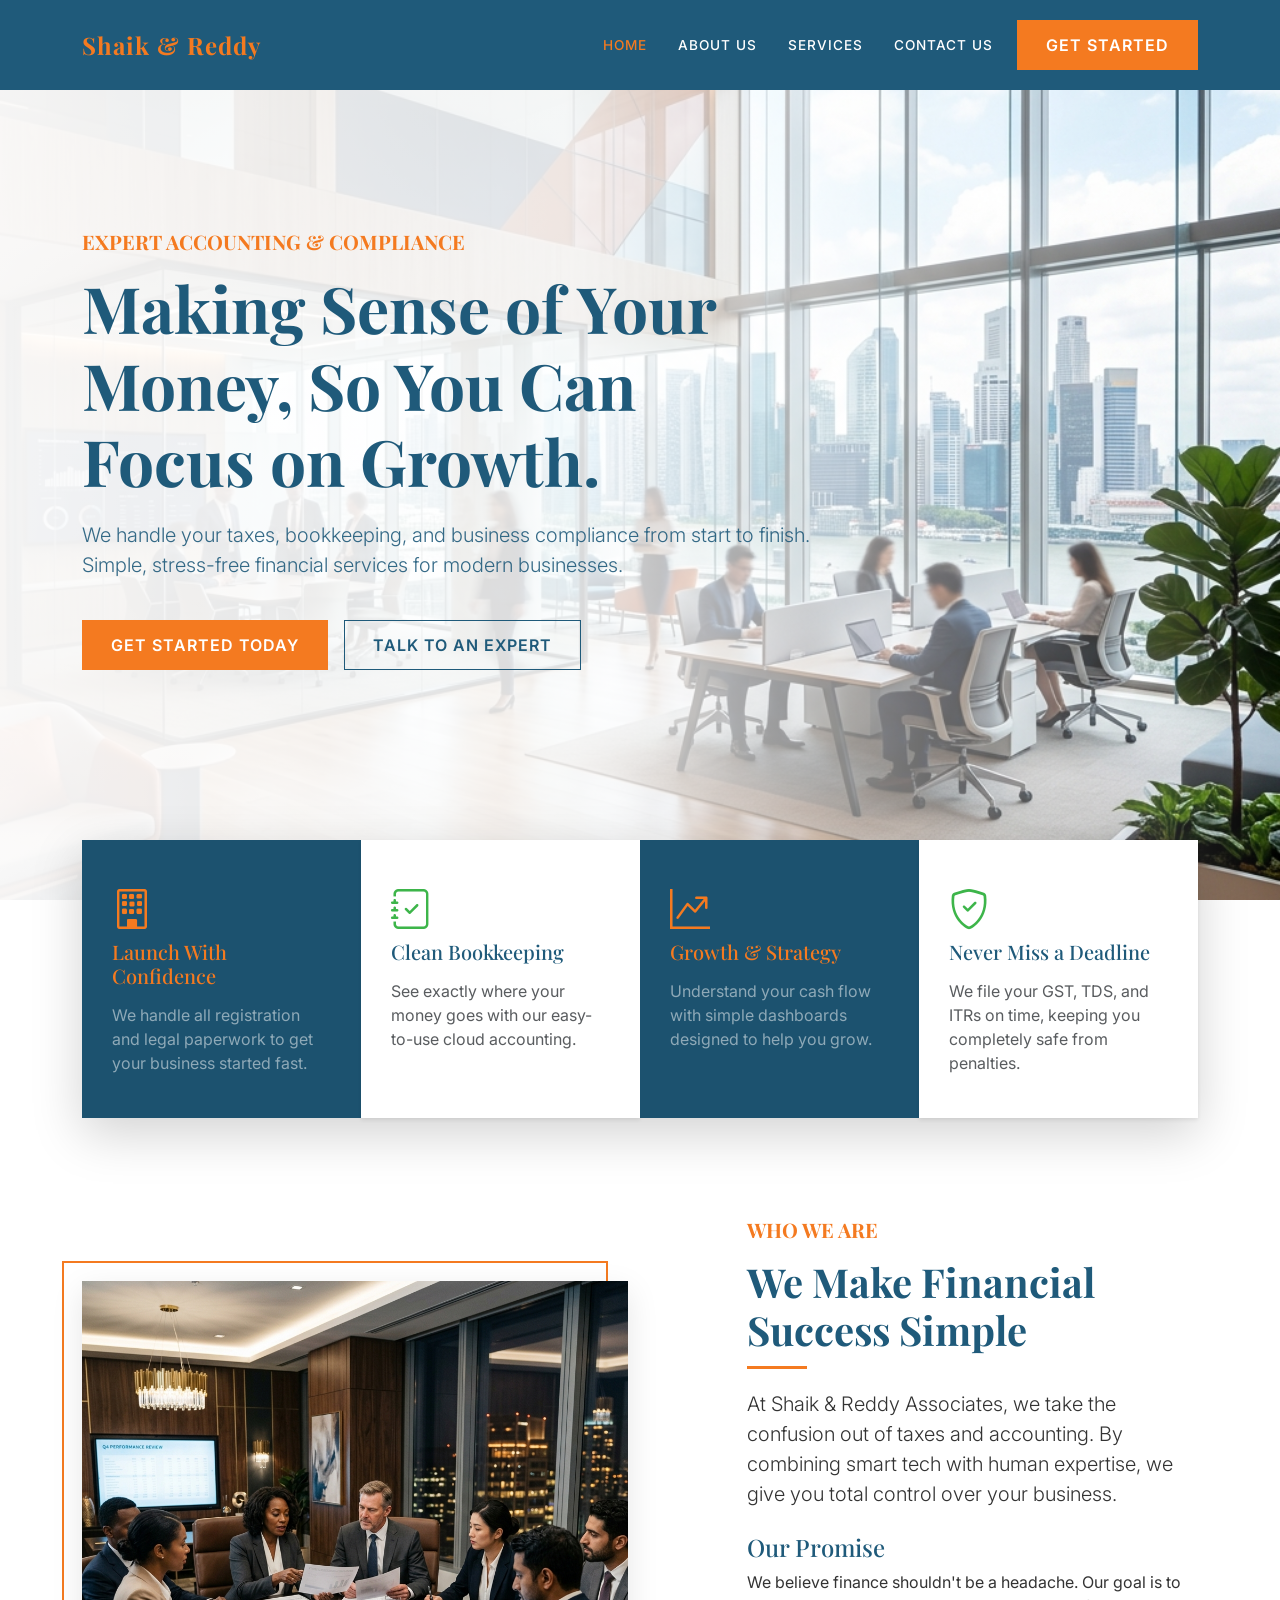
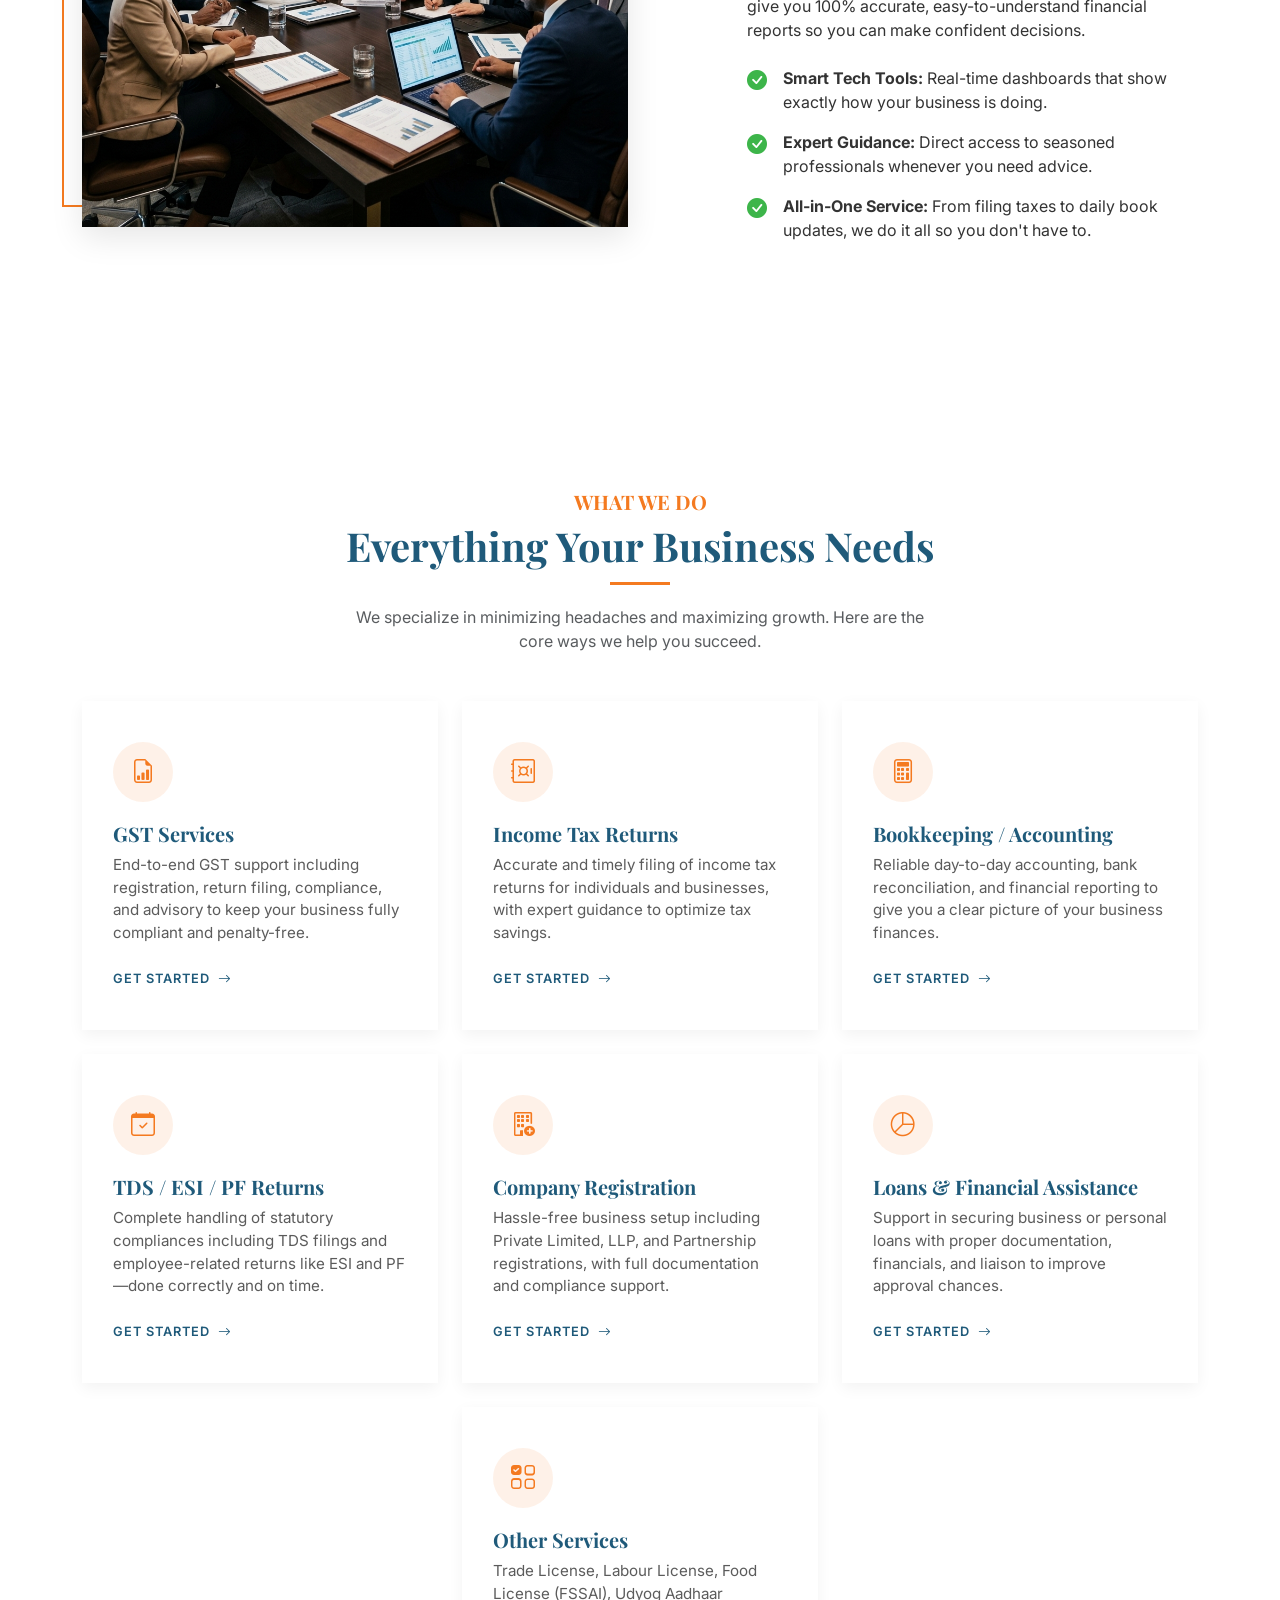
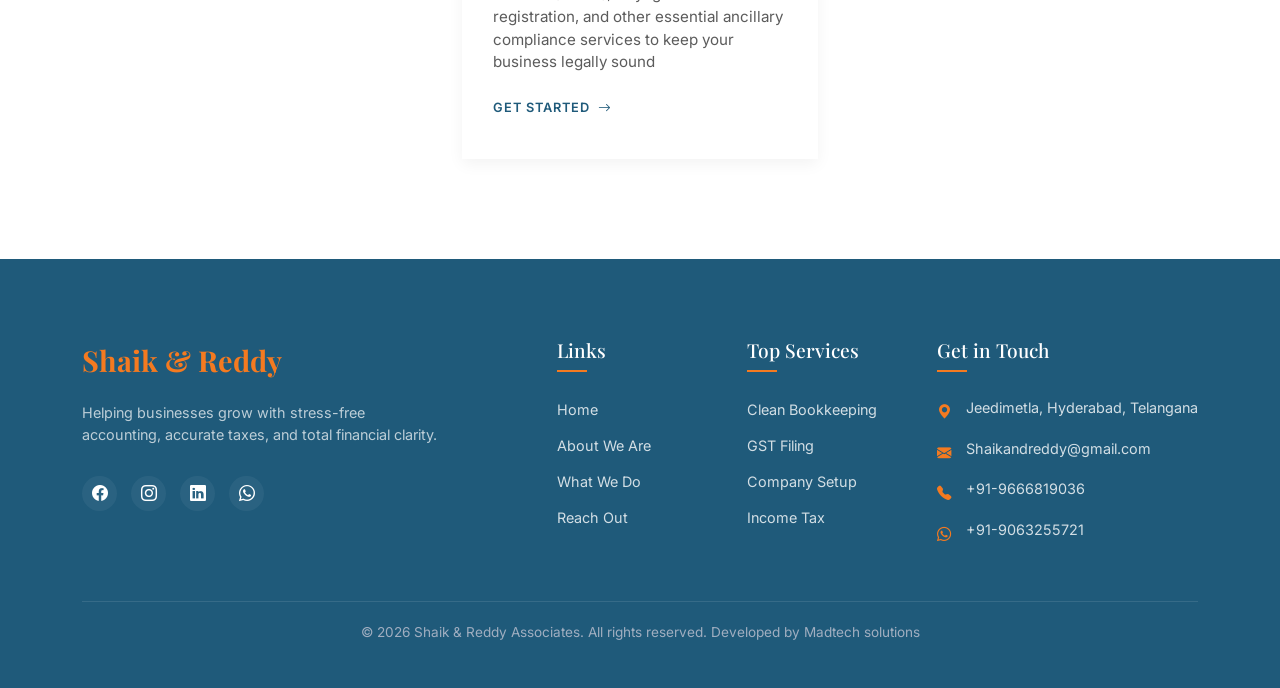
<file: index.html>
<!DOCTYPE html>
<html lang="en">
<head>
    <meta charset="UTF-8">
    <meta name="viewport" content="width=device-width, initial-scale=1.0">
    <title>Shaik & Reddy Associates | Accounting, Taxation & Compliance</title>
    <meta name="description" content="End-to-End Accounting & Compliance Solutions. We redefine how businesses handle accounting, taxation, and compliance.">
    
    <!-- Google Fonts -->
    <link rel="preconnect" href="https://fonts.googleapis.com">
    <link rel="preconnect" href="https://fonts.gstatic.com" crossorigin>
    <link href="https://fonts.googleapis.com/css2?family=Inter:wght@300;400;500;600;700&family=Playfair+Display:ital,wght@0,400;0,600;0,700;1,400&display=swap" rel="stylesheet">
    
    <!-- Bootstrap CSS -->
    <link href="https://cdn.jsdelivr.net/npm/bootstrap@5.3.2/dist/css/bootstrap.min.css" rel="stylesheet">
    
    <!-- Bootstrap Icons -->
    <link rel="stylesheet" href="https://cdn.jsdelivr.net/npm/bootstrap-icons@1.11.1/font/bootstrap-icons.css">
    
    <!-- AOS Animations -->
    <link href="https://unpkg.com/aos@2.3.1/dist/aos.css" rel="stylesheet">
    
    <!-- Custom CSS -->
    <link rel="stylesheet" href="css/styles.css">
</head>
<body>

    <!-- Navbar -->
    <nav class="navbar navbar-expand-lg navbar-dark navbar-custom fixed-top" id="mainNav">
        <div class="container">
            <a class="navbar-brand" href="index.html">Shaik & Reddy</a>
            <button class="navbar-toggler" type="button" data-bs-toggle="collapse" data-bs-target="#navbarResponsive" aria-controls="navbarResponsive" aria-expanded="false" aria-label="Toggle navigation">
                <span class="navbar-toggler-icon"></span>
            </button>
            <div class="collapse navbar-collapse" id="navbarResponsive">
                <ul class="navbar-nav ms-auto py-4 py-lg-0">
                    <li class="nav-item"><a class="nav-link active" href="index.html">Home</a></li>
                    <li class="nav-item"><a class="nav-link" href="#about">About Us</a></li>
                    <li class="nav-item"><a class="nav-link" href="#services">Services</a></li>
                    <li class="nav-item"><a class="nav-link" href="contact.html">Contact Us</a></li>
                </ul>
                <div class="ms-lg-3 d-none d-lg-block">
                    <a href="contact.html" class="btn btn-accent">Get Started</a>
                </div>
            </div>
        </div>
    </nav>

    <!-- Hero Section -->
    <header class="hero-section">
        <div class="container hero-content text-lg-start text-center">
            <div class="row align-items-center">
                <div class="col-lg-8" data-aos="fade-up" data-aos-duration="1000">
                    <h5 class="text-accent fw-bold tracking-widest text-uppercase mb-3">Expert Accounting & Compliance</h5>
                    <h1 class="hero-title">Making Sense of Your Money, So You Can Focus on Growth.</h1>
                    <p class="hero-subtitle">We handle your taxes, bookkeeping, and business compliance from start to finish. Simple, stress-free financial services for modern businesses.</p>
                    <div class="d-flex flex-column flex-lg-row gap-3 justify-content-center justify-content-lg-start">
                        <a href="contact.html" class="btn btn-accent w-100">Get Started Today</a>
                        <a href="contact.html" class="btn btn-outline-primary w-100">Talk to an Expert</a>
                    </div>
                </div>
            </div>
        </div>
    </header>

    <!-- Value Proposition -->
    <section class="value-prop-section py-0 position-relative" style="margin-top: -60px; z-index: 10;">
        <div class="container">
            <div class="row g-0 shadow-lg">
                <div class="col-lg-3 col-md-6" data-aos="fade-up" data-aos-delay="100">
                    <div class="value-prop-card">
                        <i class="bi bi-building value-icon"></i>
                        <h4 class="value-title brand-font text-accent">Launch With Confidence</h4>
                        <p class="mb-0 text-white-50">We handle all registration and legal paperwork to get your business started fast.</p>
                    </div>
                </div>
                <div class="col-lg-3 col-md-6" data-aos="fade-up" data-aos-delay="200">
                    <div class="value-prop-card bg-white shadow-sm">
                        <i class="bi bi-journal-check value-icon text-green"></i>
                        <h4 class="value-title brand-font text-primary">Clean Bookkeeping</h4>
                        <p class="mb-0 text-muted">See exactly where your money goes with our easy-to-use cloud accounting.</p>
                    </div>
                </div>
                <div class="col-lg-3 col-md-6" data-aos="fade-up" data-aos-delay="300">
                    <div class="value-prop-card">
                        <i class="bi bi-graph-up-arrow value-icon text-accent"></i>
                        <h4 class="value-title brand-font text-accent">Growth & Strategy</h4>
                        <p class="mb-0 text-white-50">Understand your cash flow with simple dashboards designed to help you grow.</p>
                    </div>
                </div>
                <div class="col-lg-3 col-md-6" data-aos="fade-up" data-aos-delay="400">
                    <div class="value-prop-card bg-white shadow-sm">
                        <i class="bi bi-shield-check value-icon text-green"></i>
                        <h4 class="value-title brand-font text-primary">Never Miss a Deadline</h4>
                        <p class="mb-0 text-muted">We file your GST, TDS, and ITRs on time, keeping you completely safe from penalties.</p>
                    </div>
                </div>
            </div>
        </div>
    </section>

    <!-- About Section -->
    <section id="about" class="about-section">
        <div class="container">
            <div class="row align-items-center">
                <div class="col-lg-6 mb-5 mb-lg-0" data-aos="fade-right">
                    <div class="about-image-wrapper">
                        <img src="assets/images/about_image.png" alt="Professional Consulting Meeting" class="img-fluid about-img">
                    </div>
                </div>
                <div class="col-lg-5 offset-lg-1" data-aos="fade-left">
                    <h5 class="text-accent text-uppercase fw-bold mb-3">Who We Are</h5>
                    <h2 class="section-title">We Make Financial Success Simple</h2>
                    <p class="lead mb-4">At Shaik & Reddy Associates, we take the confusion out of taxes and accounting. By combining smart tech with human expertise, we give you total control over your business.</p>
                    
                    <div class="mb-4">
                        <h4 class="brand-font text-primary">Our Promise</h4>
                        <p>We believe finance shouldn't be a headache. Our goal is to give you 100% accurate, easy-to-understand financial reports so you can make confident decisions.</p>
                    </div>
                    
                    <ul class="list-unstyled mb-5">
                        <li class="mb-3 d-flex align-items-start">
                            <i class="bi bi-check-circle-fill text-green fs-5 me-3"></i>
                            <div><strong>Smart Tech Tools:</strong> Real-time dashboards that show exactly how your business is doing.</div>
                        </li>
                        <li class="mb-3 d-flex align-items-start">
                            <i class="bi bi-check-circle-fill text-green fs-5 me-3"></i>
                            <div><strong>Expert Guidance:</strong> Direct access to seasoned professionals whenever you need advice.</div>
                        </li>
                        <li class="d-flex align-items-start">
                            <i class="bi bi-check-circle-fill text-green fs-5 me-3"></i>
                            <div><strong>All-in-One Service:</strong> From filing taxes to daily book updates, we do it all so you don't have to.</div>
                        </li>
                    </ul>
                </div>
            </div>
        </div>
    </section>

    <!-- Services Section -->
    <section id="services" class="services-section">
        <div class="container">
            <div class="text-center mb-5" data-aos="fade-up">
                <h5 class="text-accent text-uppercase fw-bold mb-2">What We Do</h5>
                <h2 class="section-title center">Everything Your Business Needs</h2>
                <p class="text-muted mx-auto" style="max-width: 600px;">We specialize in minimizing headaches and maximizing growth. Here are the core ways we help you succeed.</p>
            </div>
            
            <div class="row g-4 justify-content-center">
                <!-- Service 1 -->
                <div class="col-lg-4 col-md-6" data-aos="fade-up" data-aos-delay="100">
                    <div class="service-card">
                        <div class="service-icon-box">
                            <i class="bi bi-file-earmark-bar-graph"></i>
                        </div>
                        <h3 class="service-card-title">GST Services</h3>
                        <p class="service-card-text">End-to-end GST support including registration, return filing, compliance, and advisory to keep your business fully compliant and penalty-free.</p>
                        <a href="contact.html" class="service-link">Get Started <i class="bi bi-arrow-right ms-1"></i></a>
                    </div>
                </div>
                <!-- Service 2 -->
                <div class="col-lg-4 col-md-6" data-aos="fade-up" data-aos-delay="200">
                    <div class="service-card">
                        <div class="service-icon-box">
                            <i class="bi bi-safe"></i>
                        </div>
                        <h3 class="service-card-title">Income Tax Returns</h3>
                        <p class="service-card-text">Accurate and timely filing of income tax returns for individuals and businesses, with expert guidance to optimize tax savings.</p>
                        <a href="contact.html" class="service-link">Get Started <i class="bi bi-arrow-right ms-1"></i></a>
                    </div>
                </div>
                <!-- Service 3 -->
                <div class="col-lg-4 col-md-6" data-aos="fade-up" data-aos-delay="300">
                    <div class="service-card">
                        <div class="service-icon-box">
                            <i class="bi bi-calculator"></i>
                        </div>
                        <h3 class="service-card-title">Bookkeeping / Accounting</h3>
                        <p class="service-card-text">Reliable day-to-day accounting, bank reconciliation, and financial reporting to give you a clear picture of your business finances.</p>
                        <a href="contact.html" class="service-link">Get Started <i class="bi bi-arrow-right ms-1"></i></a>
                    </div>
                </div>
                <!-- Service 4 -->
                <div class="col-lg-4 col-md-6" data-aos="fade-up" data-aos-delay="100">
                    <div class="service-card">
                        <div class="service-icon-box">
                            <i class="bi bi-calendar-check"></i>
                        </div>
                        <h3 class="service-card-title">TDS / ESI / PF Returns</h3>
                        <p class="service-card-text">Complete handling of statutory compliances including TDS filings and employee-related returns like ESI and PF—done correctly and on time.</p>
                        <a href="contact.html" class="service-link">Get Started <i class="bi bi-arrow-right ms-1"></i></a>
                    </div>
                </div>
                <!-- Service 5 -->
                <div class="col-lg-4 col-md-6" data-aos="fade-up" data-aos-delay="200">
                    <div class="service-card">
                        <div class="service-icon-box">
                            <i class="bi bi-building-add"></i>
                        </div>
                        <h3 class="service-card-title">Company Registration</h3>
                        <p class="service-card-text">Hassle-free business setup including Private Limited, LLP, and Partnership registrations, with full documentation and compliance support.</p>
                        <a href="contact.html" class="service-link">Get Started <i class="bi bi-arrow-right ms-1"></i></a>
                    </div>
                </div>
                <!-- Service 6 -->
                <div class="col-lg-4 col-md-6" data-aos="fade-up" data-aos-delay="300">
                    <div class="service-card">
                        <div class="service-icon-box">
                            <i class="bi bi-pie-chart"></i>
                        </div>
                        <h3 class="service-card-title">Loans & Financial Assistance</h3>
                        <p class="service-card-text">Support in securing business or personal loans with proper documentation, financials, and liaison to improve approval chances.</p>
                        <a href="contact.html" class="service-link">Get Started <i class="bi bi-arrow-right ms-1"></i></a>
                    </div>
                </div>
                <!-- Service 7 -->
                <div class="col-lg-4 col-md-6" data-aos="fade-up" data-aos-delay="100">
                    <div class="service-card">
                        <div class="service-icon-box">
                            <i class="bi bi-ui-checks-grid"></i>
                        </div>
                        <h3 class="service-card-title">Other Services</h3>
                        <p class="service-card-text">Trade License, Labour License, Food License (FSSAI), Udyog Aadhaar registration, and other essential ancillary compliance services to keep your business legally sound</p>
                        <a href="contact.html" class="service-link">Get Started <i class="bi bi-arrow-right ms-1"></i></a>
                    </div>
                </div>
            </div>
        </div>
    </section>


    <!-- Footer -->
    <footer class="footer">
        <div class="container">
            <div class="row">
                <div class="col-lg-4 mb-4 mb-lg-0">
                    <div class="footer-logo">Shaik & Reddy</div>
                    <p class="footer-text">Helping businesses grow with stress-free accounting, accurate taxes, and total financial clarity.</p>
                    <div class="social-links">
                        <a href="#"><i class="bi bi-facebook"></i></a>
                        <a href="#"><i class="bi bi-instagram"></i></a>
                        <a href="#"><i class="bi bi-linkedin"></i></a>
                        <a href="https://wa.me/919063255721" target="_blank"><i class="bi bi-whatsapp"></i></a>
                    </div>
                </div>
                <div class="col-lg-2 offset-lg-1 col-md-4 mb-4 mb-md-0">
                    <h4 class="footer-title">Links</h4>
                    <ul class="footer-links">
                        <li><a href="index.html">Home</a></li>
                        <li><a href="#about">About We Are</a></li>
                        <li><a href="#services">What We Do</a></li>
                        <li><a href="contact.html">Reach Out</a></li>
                    </ul>
                </div>
                <div class="col-lg-2 col-md-4 mb-4 mb-md-0">
                    <h4 class="footer-title">Top Services</h4>
                    <ul class="footer-links">
                        <li><a href="#">Clean Bookkeeping</a></li>
                        <li><a href="#">GST Filing</a></li>
                        <li><a href="#">Company Setup</a></li>
                        <li><a href="#">Income Tax</a></li>
                    </ul>
                </div>
                <div class="col-lg-3 col-md-4">
                    <h4 class="footer-title">Get in Touch</h4>
                    <ul class="list-unstyled footer-contact">
                        <li><i class="bi bi-geo-alt-fill"></i> Jeedimetla, Hyderabad, Telangana</li>
                        <li><i class="bi bi-envelope-fill"></i> Shaikandreddy@gmail.com</li>
                        <li><i class="bi bi-telephone-fill"></i> +91-9666819036</li>
                        <li><i class="bi bi-whatsapp"></i> +91-9063255721</li>
                    </ul>
                </div>
            </div>
            <div class="text-center footer-bottom">
                <p>&copy; 2026 Shaik & Reddy Associates. All rights reserved. Developed by Madtech solutions</p>
            </div>
        </div>
    </footer>

    <!-- Bootstrap Bundle with Popper -->
    <script src="https://cdn.jsdelivr.net/npm/bootstrap@5.3.2/dist/js/bootstrap.bundle.min.js"></script>
    
    <!-- AOS Animation script -->
    <script src="https://unpkg.com/aos@2.3.1/dist/aos.js"></script>
    
    <!-- Custom JS -->
    <script src="js/scripts.js"></script>
</body>
</html>
</file>
<file: css/styles.css>
:root {
  --primary-dark: #1F5A7A;
  --primary-blue: #1C526F;
  --accent-orange: #F47A20;
  --accent-orange-hover: #D96918;
  --accent-green: #3DB54A;
  --text-light: #ffffff;
  --text-dark: #333333;
  --bg-light: #ffffff;
  --bg-offwhite: #ffffff;
  --transition: all 0.3s ease-in-out;
}

body {
  font-family: 'Inter', sans-serif;
  color: var(--text-dark);
  background-color: var(--bg-light);
  overflow-x: hidden;
}

h1, h2, h3, h4, h5, h6, .brand-font {
  font-family: 'Playfair Display', serif;
}

/* Typography Enhancements */
.text-accent { color: var(--accent-orange) !important; }
.text-primary { color: var(--primary-dark) !important; }
.text-green { color: var(--accent-green) !important; }
.bg-primary { background-color: var(--primary-dark) !important; }
.bg-accent { background-color: var(--accent-orange) !important; }

/* Custom Buttons */
.btn-primary-custom {
  background-color: var(--primary-dark);
  color: var(--text-light);
  border: 1px solid var(--primary-dark);
  border-radius: 0;
  padding: 12px 28px;
  font-family: 'Inter', sans-serif;
  font-weight: 600;
  letter-spacing: 1px;
  text-transform: uppercase;
  transition: var(--transition);
}

.btn-primary-custom:hover {
  background-color: transparent;
  color: var(--primary-dark);
}

.btn-accent {
  background-color: var(--accent-orange);
  color: var(--text-light);
  border: 1px solid var(--accent-orange);
  border-radius: 0;
  padding: 12px 28px;
  font-family: 'Inter', sans-serif;
  font-weight: 600;
  letter-spacing: 1px;
  text-transform: uppercase;
  transition: var(--transition);
}

.btn-accent:hover {
  background-color: transparent;
  color: var(--accent-orange);
}

.btn-outline-primary {
  background-color: transparent;
  color: var(--primary-dark);
  border: 1px solid var(--primary-dark);
  border-radius: 0;
  padding: 12px 28px;
  font-family: 'Inter', sans-serif;
  font-weight: 600;
  letter-spacing: 1px;
  text-transform: uppercase;
  transition: var(--transition);
}

.btn-outline-primary:hover {
  background-color: var(--primary-dark);
  color: var(--text-light);
}

.btn-outline-white {
  background-color: transparent;
  color: var(--text-light);
  border: 1px solid var(--text-light);
  border-radius: 0;
  padding: 12px 28px;
  font-family: 'Inter', sans-serif;
  font-weight: 600;
  letter-spacing: 1px;
  text-transform: uppercase;
  transition: var(--transition);
}

.btn-outline-white:hover {
  background-color: var(--text-light);
  color: var(--primary-dark);
}

/* Navbar Navigation */
.navbar-custom {
  background-color: var(--primary-dark);
  padding: 20px 0;
  transition: padding 0.3s ease, background-color 0.3s ease;
}
.navbar-custom.scrolled {
  padding: 10px 0;
  box-shadow: 0 4px 6px rgba(0, 0, 0, 0.1);
}
.navbar-brand {
  font-family: 'Playfair Display', serif;
  font-size: 1.5rem;
  font-weight: 700;
  color: var(--accent-orange) !important;
  letter-spacing: 1px;
}
.navbar-custom .nav-link {
  color: var(--text-light) !important;
  font-weight: 500;
  text-transform: uppercase;
  letter-spacing: 1px;
  font-size: 0.85rem;
  margin-left: 15px;
  transition: var(--transition);
}
.navbar-custom .nav-link:hover,
.navbar-custom .nav-link.active {
  color: var(--accent-orange) !important;
}

/* Hero Section */
.hero-section {
  position: relative;
  min-height: 100vh;
  display: flex;
  align-items: center;
  background: url('../assets/images/hero_bg.png') no-repeat right center/cover;
}
.hero-section::before {
  content: '';
  position: absolute;
  top: 0; left: 0; right: 0; bottom: 0;
  background: linear-gradient(to right, rgba(255, 255, 255, 0.95) 0%, rgba(255, 255, 255, 0.85) 45%, rgba(255, 255, 255, 0) 100%);
}
.hero-content {
  position: relative;
  z-index: 1;
  color: var(--primary-dark);
}
.hero-title {
  font-size: 4rem;
  font-weight: 700;
  line-height: 1.2;
  margin-bottom: 20px;
}
.hero-subtitle {
  font-size: 1.25rem;
  font-weight: 300;
  margin-bottom: 40px;
  opacity: 0.9;
}
@media (min-width: 992px) {
  .hero-content .btn { width: auto !important; }
}

/* Value Props Grid */
.value-prop-card {
  background-color: var(--primary-blue);
  color: var(--text-light);
  padding: 40px 30px;
  height: 100%;
  border-bottom: 3px solid transparent;
  transition: var(--transition);
}
.value-prop-card:hover {
  border-bottom-color: var(--accent-orange);
  transform: translateY(-5px);
}
.value-icon {
  font-size: 2.5rem;
  color: var(--accent-orange);
  margin-bottom: 20px;
}
.value-title {
  font-size: 1.25rem;
  margin-bottom: 15px;
}

/* About Section */
.about-section {
  padding: 100px 0;
  background-color: var(--bg-light);
}
.section-title {
  font-size: 2.5rem;
  font-weight: 700;
  color: var(--primary-dark);
  margin-bottom: 20px;
  position: relative;
  padding-bottom: 15px;
}
.section-title::after {
  content: '';
  position: absolute;
  bottom: 0;
  left: 0;
  width: 60px;
  height: 3px;
  background-color: var(--accent-orange);
}
.section-title.center::after {
  left: 50%;
  transform: translateX(-50%);
}
.about-image-wrapper {
  position: relative;
}
.about-image-wrapper::before {
  content: '';
  position: absolute;
  top: -20px;
  left: -20px;
  width: 100%;
  height: 100%;
  border: 2px solid var(--accent-orange);
  z-index: 0;
}
.about-img {
  position: relative;
  z-index: 1;
  box-shadow: 0 10px 30px rgba(0, 0, 0, 0.1);
  width: 100%;
}

/* Services */
.services-section {
  padding: 100px 0;
  background-color: var(--bg-offwhite);
}
.service-card {
  background: var(--bg-light);
  padding: 40px 30px;
  border-radius: 0;
  box-shadow: 0 5px 15px rgba(0, 0, 0, 0.05);
  height: 100%;
  transition: var(--transition);
  border: 1px solid transparent;
}
.service-card:hover {
  box-shadow: 0 15px 30px rgba(0, 0, 0, 0.1);
  border-color: var(--accent-orange);
}
.service-icon-box {
  width: 60px;
  height: 60px;
  background-color: rgba(244, 122, 32, 0.1);
  border-radius: 50%;
  display: flex;
  align-items: center;
  justify-content: center;
  color: var(--accent-orange);
  font-size: 1.5rem;
  margin-bottom: 20px;
  transition: var(--transition);
}
.service-card:hover .service-icon-box {
  background-color: var(--accent-green);
  color: var(--text-light);
}
.service-card-title {
  font-family: 'Playfair Display', serif;
  font-size: 1.25rem;
  font-weight: 700;
  color: var(--primary-dark);
}
.service-card-text {
  font-size: 0.95rem;
  color: var(--text-dark);
  opacity: 0.8;
  margin-bottom: 20px;
}
.service-link {
  color: var(--primary-dark);
  font-weight: 600;
  text-transform: uppercase;
  font-size: 0.8rem;
  letter-spacing: 1px;
  text-decoration: none;
  transition: var(--transition);
}
.service-link:hover {
  color: var(--accent-orange);
}

/* Why Us Section */
.why-us-section {
  padding: 100px 0;
  background-color: var(--primary-dark);
  color: var(--text-light);
}
.why-us-section .section-title {
  color: var(--text-light);
}
.feature-box {
  display: flex;
  margin-bottom: 30px;
}
.feature-icon {
  font-size: 2rem;
  color: var(--text-light);
  margin-right: 20px;
  transition: var(--transition);
}
.feature-box:hover .feature-icon {
  color: var(--accent-orange);
}
.feature-title {
  font-family: 'Playfair Display', serif;
  font-size: 1.2rem;
  font-weight: 700;
  margin-bottom: 10px;
  color: var(--accent-orange);
}
.feature-text {
  font-size: 0.9rem;
  opacity: 0.8;
}

/* Testimonials */
.testimonials-section {
  padding: 100px 0;
  background-color: var(--bg-light);
}
.testimonial-card {
  background-color: var(--bg-offwhite);
  padding: 40px;
  border-left: 4px solid var(--accent-green);
  height: 100%;
  box-shadow: 0 5px 15px rgba(0, 0, 0, 0.05);
}
.quote-icon {
  color: var(--accent-green);
  opacity: 0.3;
  font-size: 3rem;
  margin-bottom: 20px;
}
.testimonial-text {
  font-style: italic;
  font-size: 1rem;
  margin-bottom: 20px;
}
.client-name {
  font-family: 'Playfair Display', serif;
  font-weight: 700;
  color: var(--primary-dark);
  margin-bottom: 5px;
}
.client-role {
  font-size: 0.85rem;
  color: var(--accent-orange);
  font-weight: 600;
}

/* Footer */
.footer {
  background-color: var(--primary-dark);
  color: var(--text-light);
  padding: 80px 0 30px;
}
.footer-logo {
  font-family: 'Playfair Display', serif;
  font-size: 1.8rem;
  color: var(--accent-orange);
  font-weight: 700;
  margin-bottom: 20px;
}
.footer-text {
  font-size: 0.9rem;
  opacity: 0.7;
  margin-bottom: 30px;
}
.footer-title {
  font-family: 'Playfair Display', serif;
  font-size: 1.2rem;
  color: var(--text-light);
  margin-bottom: 25px;
  position: relative;
  padding-bottom: 10px;
}
.footer-title::after {
  content: '';
  position: absolute;
  bottom: 0;
  left: 0;
  width: 30px;
  height: 2px;
  background-color: var(--accent-orange);
}
.footer-links {
  list-style: none;
  padding: 0;
  margin: 0;
}
.footer-links li {
  margin-bottom: 12px;
}
.footer-links a {
  color: rgba(255, 255, 255, 0.8);
  text-decoration: none;
  transition: var(--transition);
  font-size: 0.9rem;
}
.footer-links a:hover {
  color: var(--accent-orange);
  padding-left: 5px;
}
.footer-contact li {
  display: flex;
  margin-bottom: 15px;
  font-size: 0.9rem;
  color: rgba(255, 255, 255, 0.8);
}
.footer-contact i {
  color: var(--accent-orange);
  margin-right: 15px;
  margin-top: 4px;
}
.footer-bottom {
  border-top: 1px solid rgba(255, 255, 255, 0.1);
  padding-top: 20px;
  margin-top: 40px;
  font-size: 0.85rem;
  color: #a0aec0;
}
.social-links a {
  display: inline-block;
  width: 35px;
  height: 35px;
  line-height: 35px;
  text-align: center;
  background-color: rgba(255, 255, 255, 0.05);
  color: var(--text-light);
  border-radius: 50%;
  margin-right: 10px;
  transition: var(--transition);
}
.social-links a:hover {
  background-color: var(--accent-orange);
  color: var(--text-light);
}

/* Contact Page Form */
.contact-header {
  padding: 150px 0 80px;
  background-color: var(--primary-dark);
  color: var(--text-light);
  text-align: center;
}
.contact-header .title {
  color: var(--accent-orange);
  font-size: 3rem;
  margin-bottom: 20px;
}
.contact-section {
  padding: 80px 0;
}
.contact-form {
  background: var(--bg-light);
  padding: 50px;
  box-shadow: 0 10px 40px rgba(0, 0, 0, 0.05);
}
.form-control, .form-select {
  border-radius: 0;
  border: 1px solid #e2e8f0;
  padding: 15px;
  font-size: 0.95rem;
}
.form-control:focus, .form-select:focus {
  border-color: var(--accent-orange);
  box-shadow: none;
}
.contact-info-card {
  background-color: var(--bg-offwhite);
  padding: 50px;
  height: 100%;
}
.contact-info-item {
  display: flex;
  margin-bottom: 30px;
}
.contact-info-icon {
  width: 50px;
  height: 50px;
  background-color: var(--primary-dark);
  color: var(--accent-orange);
  border-radius: 50%;
  display: flex;
  align-items: center;
  justify-content: center;
  font-size: 1.2rem;
  margin-right: 20px;
  flex-shrink: 0;
}
.contact-info-text h5 {
  font-family: 'Playfair Display', serif;
  color: var(--primary-dark);
  margin-bottom: 5px;
  font-weight: 700;
}
.contact-info-text p {
  color: var(--text-dark);
  font-size: 0.95rem;
  margin: 0;
}

/* Responsive adjustments */
@media (max-width: 991px) {
  .hero-title { font-size: 3.2rem; }
  .navbar-collapse {
    background-color: var(--primary-dark);
    padding: 20px;
    border-radius: 8px;
    margin-top: 15px;
    box-shadow: 0 10px 30px rgba(0,0,0,0.3);
  }
  .navbar-custom .nav-link { margin-left: 0; margin-bottom: 10px; }
  .value-prop-section { margin-top: 0 !important; }
}

@media (max-width: 768px) {
  /* Section Padding Reductions */
  .about-section, .services-section, .why-us-section, .testimonials-section { 
    padding: 70px 0; 
  }
  .contact-section { padding: 60px 0; }
  .contact-header { padding: 120px 0 60px; }
  
  /* Typography Scaling */
  .hero-title { font-size: 2.2rem; line-height: 1.3; }
  .hero-subtitle { font-size: 1.1rem; margin-bottom: 30px; }
  .section-title { font-size: 1.8rem; }
  .section-title::after { width: 50px; }
  
  /* Hero & Buttons */
  .hero-section { background-position: center right; padding-top: 120px; padding-bottom: 80px; }
  .hero-section::before {
    background: rgba(255, 255, 255, 0.92); /* Solid transparent overlay for perfect mobile readability */
  }
  
  /* About Image Wrapper */
  .about-image-wrapper { margin-top: 50px; margin-left: 15px; margin-right: 15px; }
  .about-image-wrapper::before { top: -15px; left: -15px; width: 100%; height: 100%; }
  
  /* Feature & Service Cards */
  .service-card { padding: 30px 25px; }
  .contact-form { padding: 35px 25px; }
  .contact-info-card { padding: 35px 25px; margin-top: 30px; }
  .value-prop-card { padding: 30px 20px; text-align: center; }
  .value-icon { font-size: 2.2rem; margin-bottom: 15px; display: inline-block; }
  .feature-box { flex-direction: column; text-align: center; align-items: center; }
  .feature-icon { margin-right: 0; margin-bottom: 15px; font-size: 2.5rem; }
  
  /* Footer Reformatting */
  .footer { padding: 60px 0 20px; text-align: center; }
  .footer-logo { margin-bottom: 15px; }
  .footer .social-links { display: flex; justify-content: center; margin-bottom: 40px; }
  .footer-title::after { left: 50%; transform: translateX(-50%); }
  .footer-contact li { justify-content: center; text-align: center; flex-direction: column; align-items: center; margin-bottom: 20px;}
  .footer-contact i { margin-right: 0; margin-bottom: 8px; font-size: 1.2rem; }
  .footer-bottom { margin-top: 20px; }
}

@media (max-width: 576px) {
  .hero-title { font-size: 2rem; }
  .hero-subtitle { font-size: 1rem; }
  .contact-header .title { font-size: 2.2rem; }
}
</file>
